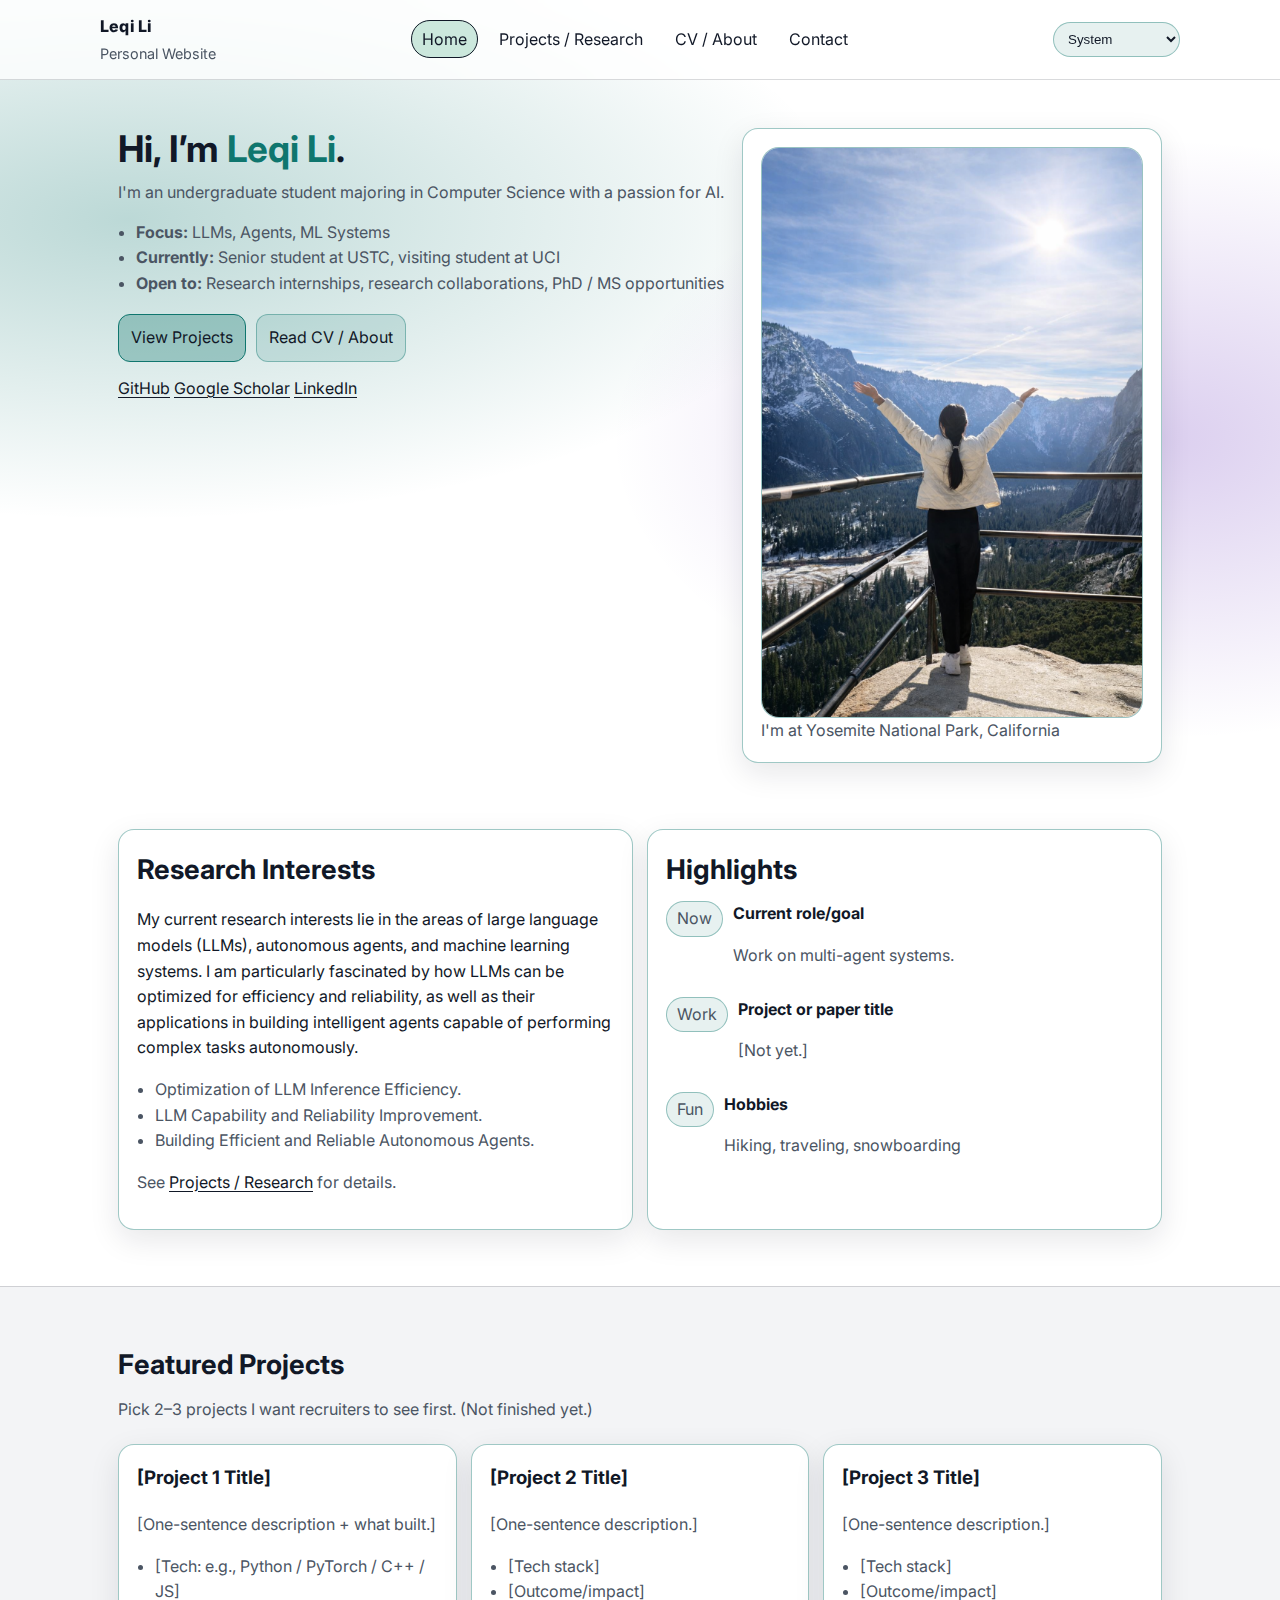
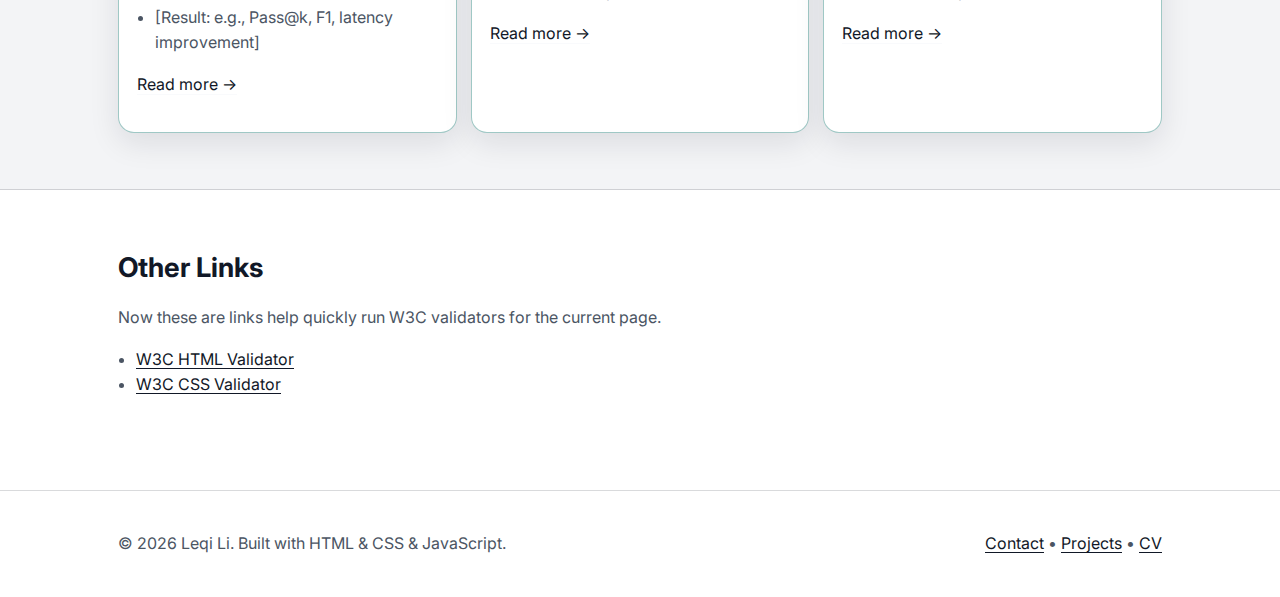
<file: index.html>
<!doctype html>
<html lang="en">
<!--
WRITTEN BY: Leqi Li
EMAIL: leqil10@uci.edu
-->

<head>
  <meta charset="utf-8">
  <meta name="author" content="Leqi Li">
  <meta name="description" content="Personal portfolio of Leqi Li">
  <meta name="viewport" content="width=device-width, initial-scale=1">

  <!-- Google Font (allowed; remember to cite in readme resources) -->
  <link rel="preconnect" href="https://fonts.googleapis.com">
  <link rel="preconnect" href="https://fonts.gstatic.com" crossorigin>
  <link
    href="https://fonts.googleapis.com/css2?family=Inter:wght@400;600;700&display=swap"
    rel="stylesheet">

  <!-- External stylesheet -->
  <link rel="stylesheet" href="styles.css">

  <title>Leqi Li | Home</title>
</head>

<body>
  <a class="skip-link" href="#main">Skip to main content</a>

  <header class="site-header">
    <div class="container header-inner">
      <div class="brand">
        <a class="brand-link" href="index.html" aria-label="Go to homepage">
          <span class="brand-name">Leqi Li</span>
          <span class="brand-subtitle">Personal Website</span>
        </a>
      </div>

      <nav class="site-nav" aria-label="Primary">
        <ul class="nav-list">
          <li><a class="nav-link active" href="index.html" aria-current="page">Home</a></li>
          <li><a class="nav-link" href="projects.html">Projects / Research</a></li>
          <li><a class="nav-link" href="cv.html">CV / About</a></li>
          <li><a class="nav-link" href="contact.html">Contact</a></li>
        </ul>
      </nav>

      <div class="theme-switch">
        <label class="sr-only" for="themeSelect">Theme</label>
        <select id="themeSelect">
            <option value="system">System</option>
            <option value="classic">Classic (Light)</option>
            <option value="plum">Plum (Dark)</option>
            <option value="mint">Mint</option>
        </select>
      </div>

    </div>
  </header>

  <main id="main">
    <section class="hero">
      <div class="container hero-grid">
        <div class="hero-text">
          <h1 class="hero-title">Hi, I’m <span class="accent">Leqi Li</span>.</h1>
          <p class="hero-lead">
            <!-- Short intro -->
            I'm an undergraduate student majoring in Computer Science with a passion for AI.
          </p>

          <ul class="quick-facts" aria-label="Quick facts">
            <li><strong>Focus:</strong> LLMs, Agents, ML Systems</li>
            <li><strong>Currently:</strong> Senior student at USTC, visiting student at UCI</li>
            <li><strong>Open to:</strong> Research internships, research collaborations, PhD / MS opportunities</li>
          </ul>

          <div class="hero-actions">
            <a class="btn primary" href="projects.html">View Projects</a>
            <a class="btn" href="cv.html">Read CV / About</a>
          </div>

          <nav class="link-row" aria-label="External links">
            <!-- Replace with actual links, Google Scholar and LinkedIn not finished yet-->
            <a class="pill" href="https://github.com/LLQllq7" target="_blank" rel="noopener">GitHub</a>
            <a class="pill" href="#" target="_blank" rel="noopener">Google Scholar</a>
            <a class="pill" href="#" target="_blank" rel="noopener">LinkedIn</a>
          </nav>
        </div>

        <figure class="hero-card">
          <!-- Requirement: at least one image with descriptive alt -->
          <img class="avatar"
               src="assets/LLQ.jpg"
               alt="Back view of Leqi Li standing in Yosemite National Park, with mountains below and sky above"
               width="520"
               height="520">
          <figcaption class="muted">
            I'm at Yosemite National Park, California
          </figcaption>
        </figure>
      </div>
    </section>

    <section class="section">
      <div class="container two-col">
        <article class="card">
          <h2>Research Interests</h2>
          <p>
            My current research interests lie in the areas of large language models (LLMs), autonomous agents, and machine learning systems. I am particularly fascinated by how LLMs can be optimized for efficiency and reliability, as well as their applications in building intelligent agents capable of performing complex tasks autonomously.
          </p>

          <ul class="bullets">
            <li>Optimization of LLM Inference Efficiency.</li>
            <li>LLM Capability and Reliability Improvement.</li>
            <li>Building Efficient and Reliable Autonomous Agents.</li>
          </ul>

          <p class="muted">
            See <a href="projects.html">Projects / Research</a> for details.
          </p>
        </article>

        <aside class="card">
          <h2>Highlights</h2>
          <ul class="highlights">
            <li>
              <span class="tag">Now </span>
              <div>
                <strong>Current role/goal</strong>
                <p class="muted">Work on multi-agent systems.</p>
              </div>
            </li>
            <li>
              <span class="tag">Work</span>
              <div>
                <strong>Project or paper title</strong>
                <p class="muted">[Not yet.]</p>
              </div>
            </li>
            <li>
              <span class="tag">Fun </span>
              <div>
                <strong>Hobbies</strong>
                <p class="muted">Hiking, traveling, snowboarding</p>
              </div>
            </li>
          </ul>
        </aside>
      </div>
    </section>

    <section class="section alt">
      <div class="container">
        <h2>Featured Projects</h2>
        <p class="section-lead">
          Pick 2–3 projects I want recruiters to see first. (Not finished yet.)
        </p>

        <div class="grid cards-3">
          <article class="card">
            <h3>[Project 1 Title]</h3>
            <p class="muted">[One-sentence description + what built.]</p>
            <ul class="bullets">
              <li>[Tech: e.g., Python / PyTorch / C++ / JS]</li>
              <li>[Result: e.g., Pass@k, F1, latency improvement]</li>
            </ul>
            <p><a class="inline-link" href="projects.html#project-1">Read more →</a></p>
          </article>

          <article class="card">
            <h3>[Project 2 Title]</h3>
            <p class="muted">[One-sentence description.]</p>
            <ul class="bullets">
              <li>[Tech stack]</li>
              <li>[Outcome/impact]</li>
            </ul>
            <p><a class="inline-link" href="projects.html#project-2">Read more →</a></p>
          </article>

          <article class="card">
            <h3>[Project 3 Title]</h3>
            <p class="muted">[One-sentence description.]</p>
            <ul class="bullets">
              <li>[Tech stack]</li>
              <li>[Outcome/impact]</li>
            </ul>
            <p><a class="inline-link" href="projects.html#project-3">Read more →</a></p>
          </article>
        </div>
      </div>
    </section>

    <section class="section">
      <div class="container">
        <h2>Other Links</h2>
        <p class="muted">
          Now these are links help quickly run W3C validators for the current page.
        </p>
        <ul class="bullets">
          <li>
            <a href="http://validator.w3.org/check?uri=referer">W3C HTML Validator</a>
          </li>
          <li>
            <!-- Note: CSS validator referer works when served; on local file, paste URL if hosted -->
            <a href="https://jigsaw.w3.org/css-validator/check/referer">W3C CSS Validator</a>
          </li>
        </ul>
      </div>
    </section>
  </main>

  <footer class="site-footer">
    <div class="container footer-inner">
      <p class="muted">© <span id="year">2026</span> Leqi Li. Built with HTML & CSS & JavaScript.</p>
      <p class="muted">
        <a href="contact.html">Contact</a> •
        <a href="projects.html">Projects</a> •
        <a href="cv.html">CV</a>
      </p>
    </div>
  </footer>

  <script src="theme.js"></script>
</body>
</html>
</file>
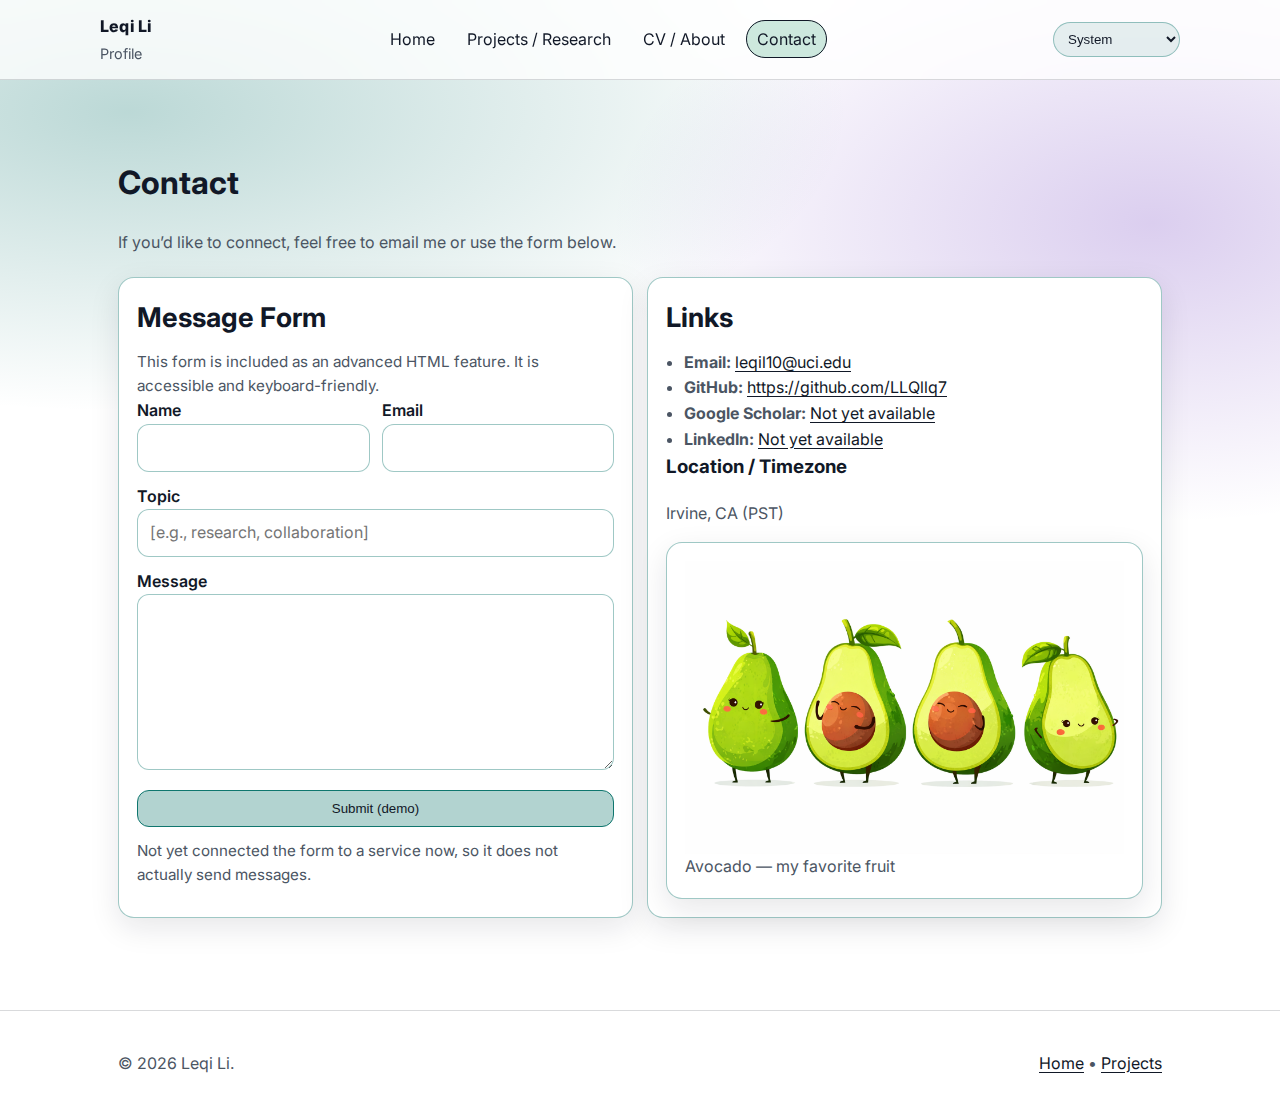
<file: contact.html>
<!doctype html>
<html lang="en">
<!--
WRITTEN BY: Leqi Li
EMAIL: leqil10@uci.edu
-->

<head>
  <meta charset="utf-8">
  <meta name="author" content="Leqi Li">
  <meta name="description" content="Contact Leqi Li">
  <meta name="viewport" content="width=device-width, initial-scale=1">

  <link rel="preconnect" href="https://fonts.googleapis.com">
  <link rel="preconnect" href="https://fonts.gstatic.com" crossorigin>
  <link
    href="https://fonts.googleapis.com/css2?family=Inter:wght@400;600;700&display=swap"
    rel="stylesheet">

  <link rel="stylesheet" href="styles.css">
  <title>Leqi Li | Contact</title>
</head>

<body>
  <a class="skip-link" href="#main">Skip to main content</a>

  <header class="site-header">
    <div class="container header-inner">
      <div class="brand">
        <a class="brand-link" href="index.html" aria-label="Go to homepage">
          <span class="brand-name">Leqi Li</span>
          <span class="brand-subtitle">Profile</span>
        </a>
      </div>

      <nav class="site-nav" aria-label="Primary">
        <ul class="nav-list">
          <li><a class="nav-link" href="index.html">Home</a></li>
          <li><a class="nav-link" href="projects.html">Projects / Research</a></li>
          <li><a class="nav-link" href="cv.html">CV / About</a></li>
          <li><a class="nav-link active" href="contact.html" aria-current="page">Contact</a></li>
        </ul>
      </nav>

      <div class="theme-switch" aria-label="Theme switcher">
        <label class="sr-only" for="themeSelect">Theme</label>
        <select id="themeSelect">
            <option value="system">System</option>
            <option value="classic">Classic (Light)</option>
            <option value="plum">Plum (Dark)</option>
            <option value="mint">Mint</option>
        </select>
      </div>
      
    </div>
  </header>

  <main id="main" class="section">
    <div class="container">
      <h1>Contact</h1>
      <p class="section-lead">
        <!-- TODO -->
        If you’d like to connect, feel free to email me or use the form below.
      </p>

      <div class="two-col">
        <section class="card" aria-labelledby="contact-form">
          <h2 id="contact-form">Message Form</h2>
          <p class="helper">
            This form is included as an advanced HTML feature. It is accessible and keyboard-friendly.
          </p>

          <!-- For A1, no backend required. This just demonstrates semantic forms. -->
          <form action="#" method="post">
            <div class="form-row">
              <div>
                <label for="name">Name</label>
                <input id="name" name="name" type="text" autocomplete="name" required>
              </div>
              <div>
                <label for="email">Email</label>
                <input id="email" name="email" type="email" autocomplete="email" required>
              </div>
            </div>

            <div>
              <label for="topic">Topic</label>
              <input id="topic" name="topic" type="text" placeholder="[e.g., research, collaboration]" required>
            </div>

            <div>
              <label for="message">Message</label>
              <textarea id="message" name="message" rows="6" required></textarea>
            </div>

            <button class="btn primary" type="submit">Submit (demo)</button>
            <p class="helper"> Not yet connected the form to a service now, so it does not actually send messages.</p>
          </form>
        </section>

        <aside class="card" aria-labelledby="contact-links">
          <h2 id="contact-links">Links</h2>
          <ul class="bullets">
            <li><strong>Email:</strong> <a href="mailto:leqil10@uci.edu">leqil10@uci.edu</a></li>
            <li><strong>GitHub:</strong> <a href="https://github.com/LLQllq7" target="_blank" rel="noopener">https://github.com/LLQllq7</a></li>
            <li><strong>Google Scholar:</strong> <a href="#" target="_blank" rel="noopener">Not yet available</a></li>
            <li><strong>LinkedIn:</strong> <a href="#" target="_blank" rel="noopener">Not yet available</a></li>
          </ul>

          <h3>Location / Timezone</h3>
          <p class="muted">Irvine, CA (PST)</p>

          <figure class="hero-card">
            <!-- Optional second image to strengthen “basic content” if you want -->
            <img src="assets/Avocado.png"
                 alt="Four cute cartoon avocados standing in a row on a white background, including whole and halved avocados with smiling faces and small legs"
                 width="900"
                 height="600">
            <figcaption class="muted">Avocado — my favorite fruit</figcaption>
          </figure>
        </aside>
      </div>

    </div>
  </main>

  <footer class="site-footer">
    <div class="container footer-inner">
      <p class="muted">© 2026 Leqi Li.</p>
      <p class="muted"><a href="index.html">Home</a> • <a href="projects.html">Projects</a></p>
    </div>
  </footer>

  <script src="theme.js"></script>
</body>

</html>
</file>
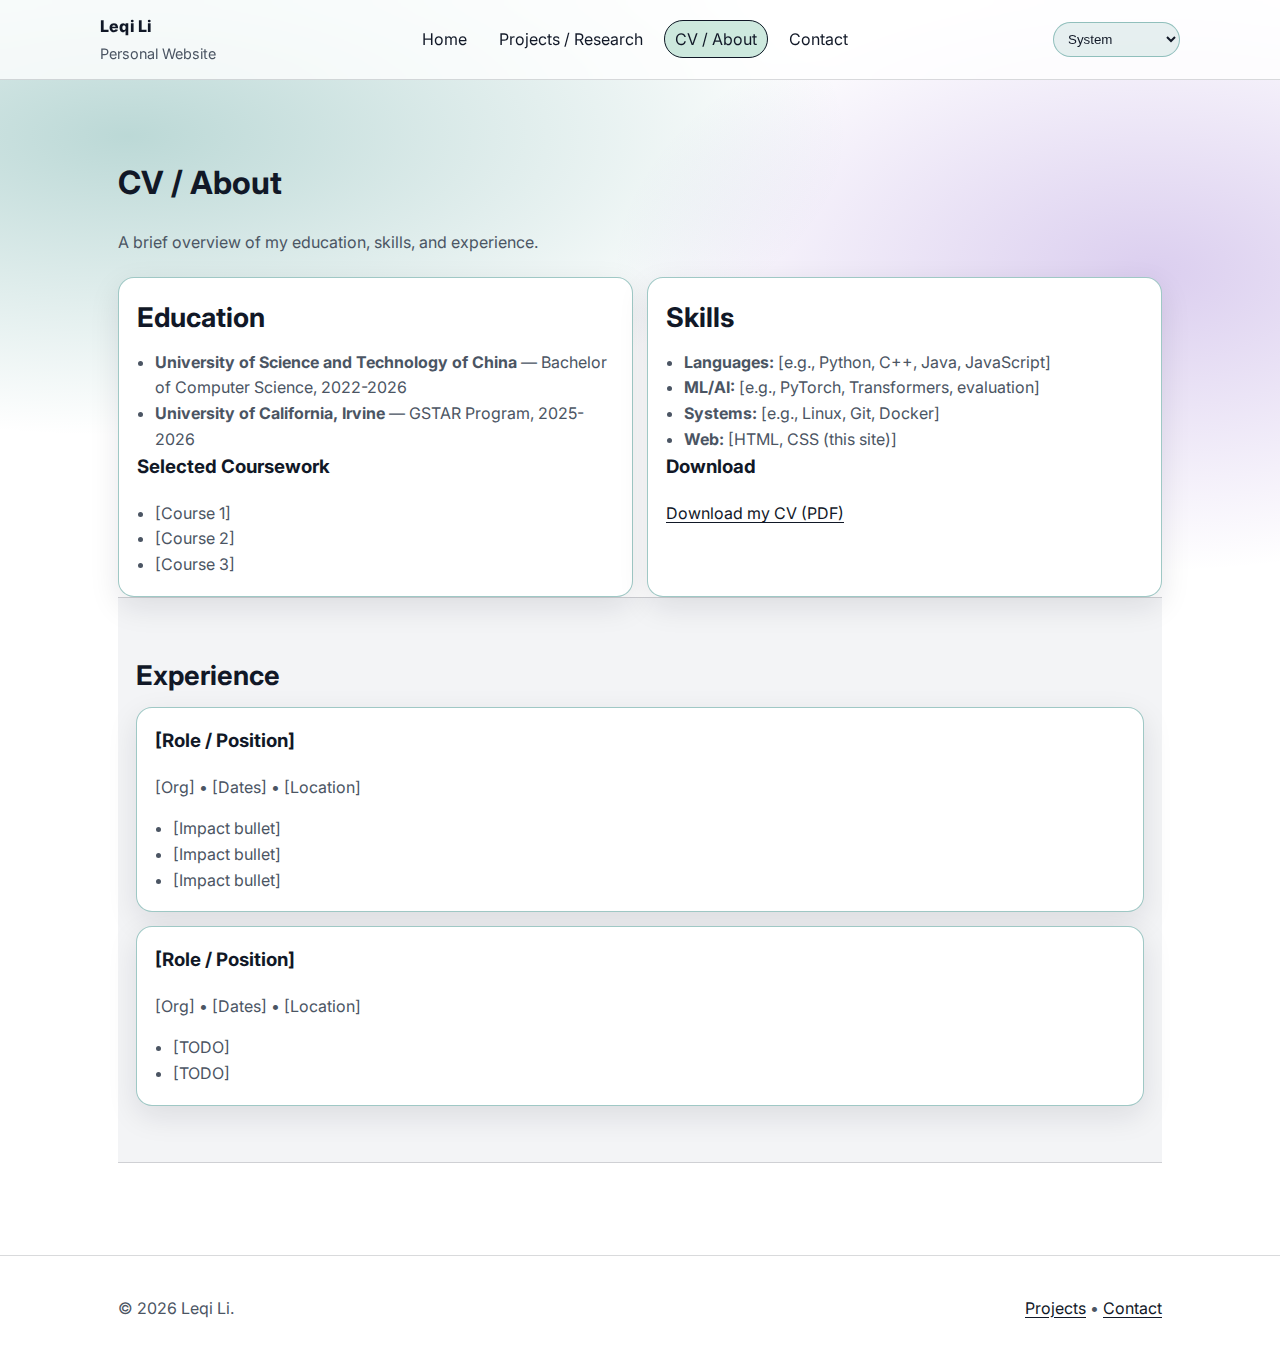
<file: cv.html>
<!doctype html>
<html lang="en">
<!--
WRITTEN BY: Leqi Li
EMAIL: leqil10@uci.edu
-->

<head>
  <meta charset="utf-8">
  <meta name="author" content="Leqi Li">
  <meta name="description" content="CV and background of Leqi Li">
  <meta name="viewport" content="width=device-width, initial-scale=1">

  <link rel="preconnect" href="https://fonts.googleapis.com">
  <link rel="preconnect" href="https://fonts.gstatic.com" crossorigin>
  <link
    href="https://fonts.googleapis.com/css2?family=Inter:wght@400;600;700&display=swap"
    rel="stylesheet">

  <link rel="stylesheet" href="styles.css">
  <title>Leqi Li | CV / About</title>
</head>

<body>
  <a class="skip-link" href="#main">Skip to main content</a>

  <header class="site-header">
    <div class="container header-inner">
      <div class="brand">
        <a class="brand-link" href="index.html" aria-label="Go to homepage">
          <span class="brand-name">Leqi Li</span>
          <span class="brand-subtitle">Personal Website</span>
        </a>
      </div>

      <nav class="site-nav" aria-label="Primary">
        <ul class="nav-list">
          <li><a class="nav-link" href="index.html">Home</a></li>
          <li><a class="nav-link" href="projects.html">Projects / Research</a></li>
          <li><a class="nav-link active" href="cv.html" aria-current="page">CV / About</a></li>
          <li><a class="nav-link" href="contact.html">Contact</a></li>
        </ul>
      </nav>

      <div class="theme-switch">
        <label class="sr-only" for="themeSelect">Theme</label>
        <select id="themeSelect">
            <option value="system">System</option>
            <option value="classic">Classic (Light)</option>
            <option value="plum">Plum (Dark)</option>
            <option value="mint">Mint</option>
        </select>
      </div>

    </div>
  </header>

  <main id="main" class="section">
    <div class="container">
      <h1>CV / About</h1>
      <p class="section-lead">
        A brief overview of my education, skills, and experience.
      </p>

      <div class="two-col">
        <section class="card" aria-labelledby="education">
          <h2 id="education">Education</h2>
          <ul class="bullets">
            <li><strong>University of Science and Technology of China</strong> — Bachelor of Computer Science, 2022-2026</li>
            <li><strong>University of California, Irvine</strong> — GSTAR Program, 2025-2026</li>
          </ul>

          <h3>Selected Coursework</h3>
          <ul class="bullets">
            <li>[Course 1]</li>
            <li>[Course 2]</li>
            <li>[Course 3]</li>
          </ul>
        </section>

        <section class="card" aria-labelledby="skills">
          <h2 id="skills">Skills</h2>
          <ul class="bullets">
            <li><strong>Languages:</strong> [e.g., Python, C++, Java, JavaScript]</li>
            <li><strong>ML/AI:</strong> [e.g., PyTorch, Transformers, evaluation]</li>
            <li><strong>Systems:</strong> [e.g., Linux, Git, Docker]</li>
            <li><strong>Web:</strong> [HTML, CSS (this site)]</li>
          </ul>

          <h3>Download</h3>
          <p class="muted">
            <a href="assets/CV-Leqi_Li.pdf" target="_blank" rel="noopener">Download my CV (PDF)</a>
          </p>
        </section>
      </div>

      <section class="section alt">
        <div class="container">
          <h2>Experience</h2>
          <div class="grid">
            <article class="card">
              <h3>[Role / Position]</h3>
              <p class="muted">[Org] • [Dates] • [Location]</p>
              <ul class="bullets">
                <li>[Impact bullet]</li>
                <li>[Impact bullet]</li>
                <li>[Impact bullet]</li>
              </ul>
            </article>

            <article class="card">
              <h3>[Role / Position]</h3>
              <p class="muted">[Org] • [Dates] • [Location]</p>
              <ul class="bullets">
                <li>[TODO]</li>
                <li>[TODO]</li>
              </ul>
            </article>
          </div>
        </div>
      </section>

    </div>
  </main>

  <footer class="site-footer">
    <div class="container footer-inner">
      <p class="muted">© 2026 Leqi Li.</p>
      <p class="muted"><a href="projects.html">Projects</a> • <a href="contact.html">Contact</a></p>
    </div>
  </footer>

  <script src="theme.js"></script>
</body>

</html>
</file>
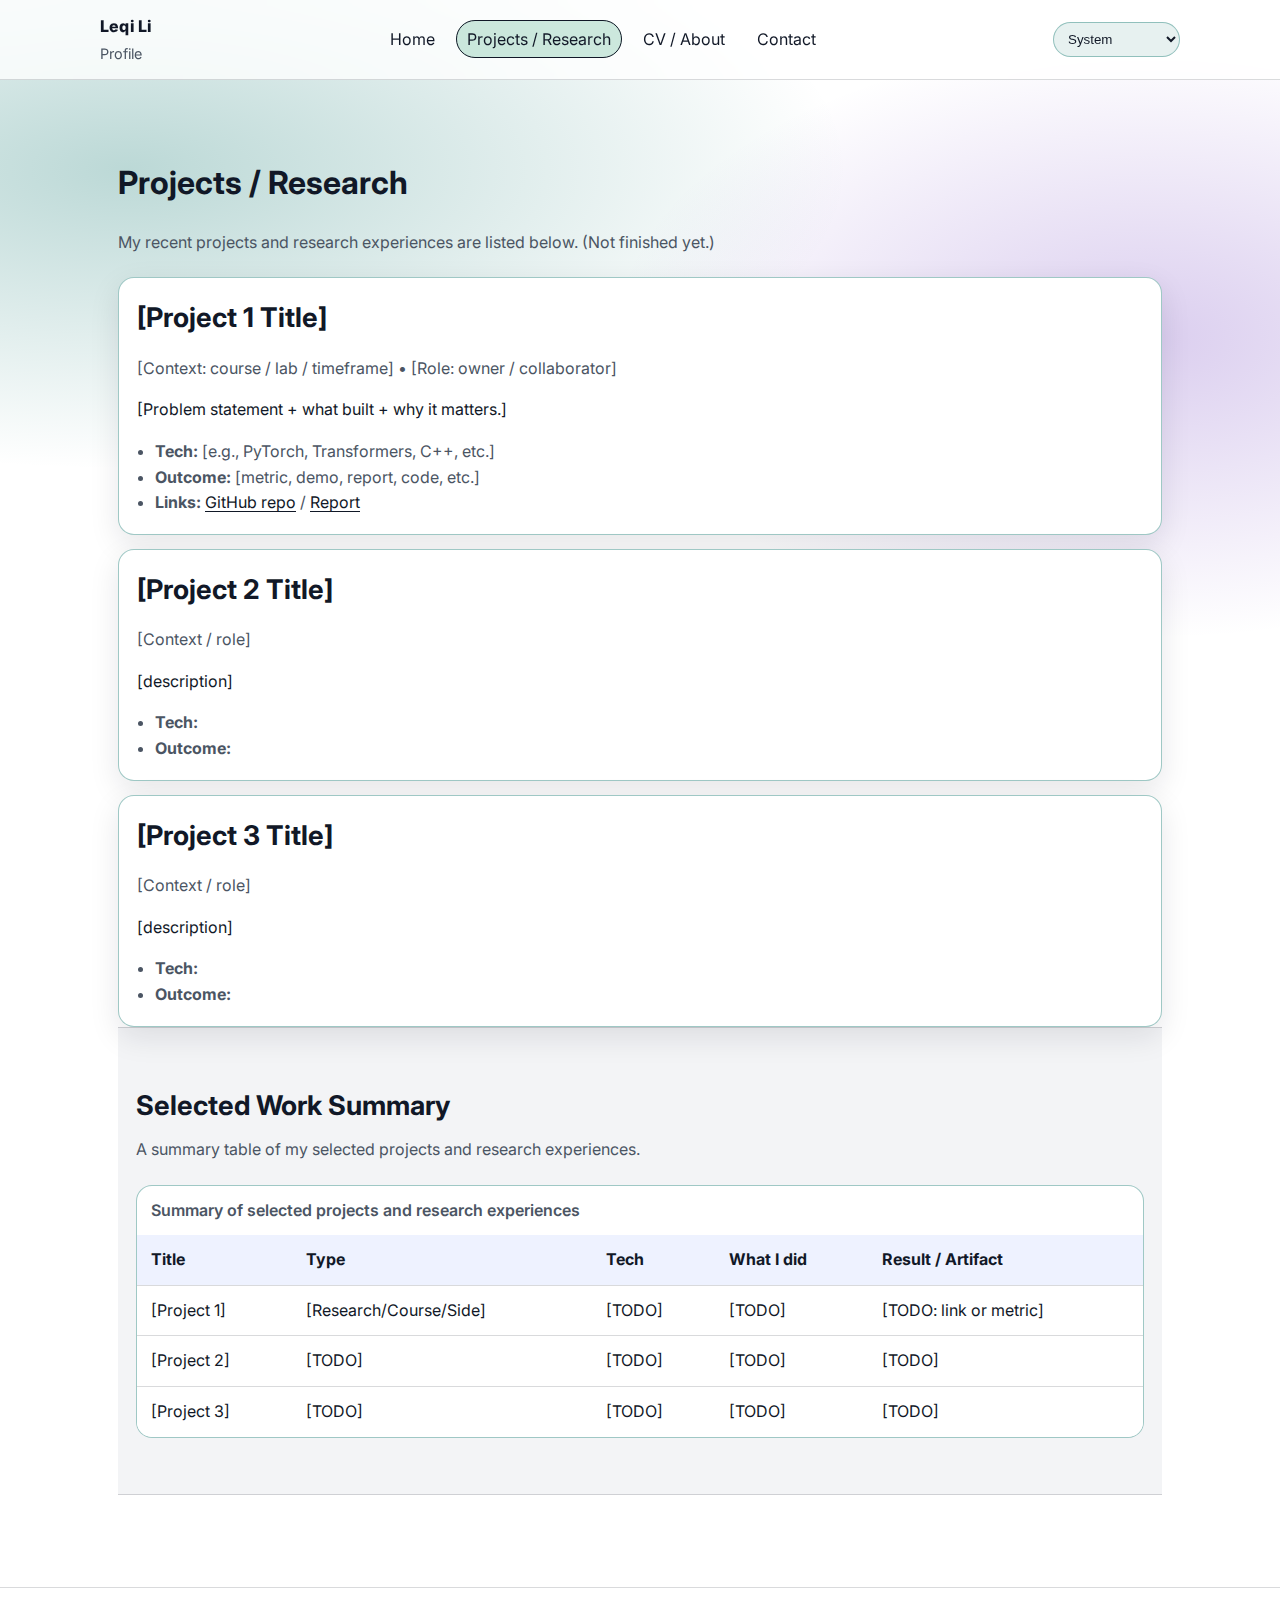
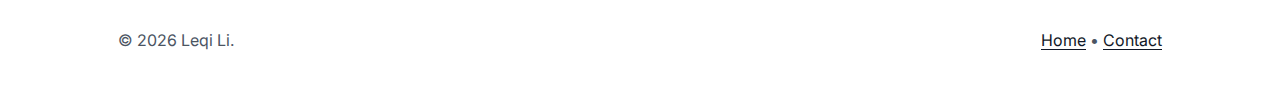
<file: projects.html>
<!doctype html>
<html lang="en">
<!--
WRITTEN BY: Leqi Li
EMAIL: leqil10@uci.edu
-->

<head>
  <meta charset="utf-8">
  <meta name="author" content="Leqi Li">
  <meta name="description" content="Projects and research by Leqi Li">
  <meta name="viewport" content="width=device-width, initial-scale=1">

  <link rel="preconnect" href="https://fonts.googleapis.com">
  <link rel="preconnect" href="https://fonts.gstatic.com" crossorigin>
  <link
    href="https://fonts.googleapis.com/css2?family=Inter:wght@400;600;700&display=swap"
    rel="stylesheet">

  <link rel="stylesheet" href="styles.css">
  <title>Leqi Li | Projects / Research</title>
</head>

<body>
  <a class="skip-link" href="#main">Skip to main content</a>

  <header class="site-header">
    <div class="container header-inner">
      <div class="brand">
        <a class="brand-link" href="index.html" aria-label="Go to homepage">
          <span class="brand-name">Leqi Li</span>
          <span class="brand-subtitle">Profile</span>
        </a>
      </div>

      <nav class="site-nav" aria-label="Primary">
        <ul class="nav-list">
          <li><a class="nav-link" href="index.html">Home</a></li>
          <li><a class="nav-link active" href="projects.html" aria-current="page">Projects / Research</a></li>
          <li><a class="nav-link" href="cv.html">CV / About</a></li>
          <li><a class="nav-link" href="contact.html">Contact</a></li>
        </ul>
      </nav>
      
      <div class="theme-switch" aria-label="Theme switcher">
        <label class="sr-only" for="themeSelect">Theme</label>
        <select id="themeSelect">
            <option value="system">System</option>
            <option value="classic">Classic (Light)</option>
            <option value="plum">Plum (Dark)</option>
            <option value="mint">Mint</option>
        </select>
      </div>

    </div>
  </header>

  <main id="main" class="section">
    <div class="container">
      <h1>Projects / Research</h1>
      <p class="section-lead">
        My recent projects and research experiences are listed below. (Not finished yet.)
      </p>

      <div class="grid">
        <article class="card" id="project-1">
          <h2>[Project 1 Title]</h2>
          <p class="muted">[Context: course / lab / timeframe] • [Role: owner / collaborator]</p>
          <p>
            <!-- TODO -->
            [Problem statement + what built + why it matters.]
          </p>
          <ul class="bullets">
            <li><strong>Tech:</strong> [e.g., PyTorch, Transformers, C++, etc.]</li>
            <li><strong>Outcome:</strong> [metric, demo, report, code, etc.]</li>
            <li><strong>Links:</strong> <a href="#" target="_blank" rel="noopener">GitHub repo</a> / <a href="#" target="_blank" rel="noopener">Report</a></li>
          </ul>
        </article>

        <article class="card" id="project-2">
          <h2>[Project 2 Title]</h2>
          <p class="muted">[Context / role]</p>
          <p>[description]</p>
          <ul class="bullets">
            <li><strong>Tech:</strong> </li>
            <li><strong>Outcome:</strong> </li>
          </ul>
        </article>

        <article class="card" id="project-3">
          <h2>[Project 3 Title]</h2>
          <p class="muted">[Context / role]</p>
          <p>[description]</p>
          <ul class="bullets">
            <li><strong>Tech:</strong> </li>
            <li><strong>Outcome:</strong> </li>
          </ul>
        </article>
      </div>

      <section class="section alt">
        <div class="container">
          <h2>Selected Work Summary</h2>
          <p class="section-lead">
            A summary table of my selected projects and research experiences.
          </p>

          <div class="table-wrap">
            <table>
              <caption>Summary of selected projects and research experiences</caption>
              <thead>
                <tr>
                  <th scope="col">Title</th>
                  <th scope="col">Type</th>
                  <th scope="col">Tech</th>
                  <th scope="col">What I did</th>
                  <th scope="col">Result / Artifact</th>
                </tr>
              </thead>
              <tbody>
                <tr>
                  <td>[Project 1]</td>
                  <td>[Research/Course/Side]</td>
                  <td>[TODO]</td>
                  <td>[TODO]</td>
                  <td>[TODO: link or metric]</td>
                </tr>
                <tr>
                  <td>[Project 2]</td>
                  <td>[TODO]</td>
                  <td>[TODO]</td>
                  <td>[TODO]</td>
                  <td>[TODO]</td>
                </tr>
                <tr>
                  <td>[Project 3]</td>
                  <td>[TODO]</td>
                  <td>[TODO]</td>
                  <td>[TODO]</td>
                  <td>[TODO]</td>
                </tr>
              </tbody>
            </table>
          </div>
        </div>
      </section>

    </div>
  </main>

  <footer class="site-footer">
    <div class="container footer-inner">
      <p class="muted">© 2026 Leqi Li.</p>
      <p class="muted"><a href="index.html">Home</a> • <a href="contact.html">Contact</a></p>
    </div>
  </footer>

  <script src="theme.js"></script>
</body>

</html>
</file>
<file: styles.css>
/* ===== Theme system: System (default) + Manual override ===== */
/* Theme names:
   - classic: white background + black text
   - plum: deep purple background + light mint text
   - mint: pale green background + purple text
*/

:root {
  /* ---- System default = classic (light) ---- */
  --bg: #ffffff;
  --surface: #ffffff;
  --surface-2: #f6f7fb;
  --text: #111827;        /* near-black */
  --muted: #4b5563;       /* gray */
  --line: rgba(17, 24, 39, 0.16);

  /* accents + UI */
  --accent: #5b21b6;      /* purple */
  --accent-2: #0f766e;    /* teal-green */
  --ui: #0f766e;          /* main UI color (borders/buttons) */
  --ui-soft: rgba(15, 118, 110, 0.14);
  --ui-border: rgba(15, 118, 110, 0.40);

  /* component backgrounds (NO hardcoded dark RGBA anymore) */
  --header-bg: rgba(255, 255, 255, 0.78);
  --alt-bg: #f3f4f6;
  --card-bg: #ffffff;
  --table-bg: #ffffff;
  --thead-bg: #eef2ff;
  --input-bg: #ffffff;
  --footer-bg: #ffffff;

  --shadow: 0 10px 30px rgba(17, 24, 39, 0.10);
  --radius: 16px;
  --max: 1080px;

  /* focus ring */
  --focus: rgba(15, 118, 110, 0.35);

  color-scheme: light;
}

/* ---- System dark = plum ---- */
@media (prefers-color-scheme: dark) {
  :root {
    --bg: #120626;               /* deep plum */
    --surface: #1a0b35;
    --surface-2: #150a2c;

    /* make green text a bit lighter/softer than your current one */
    --text: #c9ffe0;             /* lighter mint text */
    --muted: #a6f7cc;

    --line: rgba(201, 255, 224, 0.18);

    --accent: #c9ffe0;           /* green accent */
    --accent-2: #d3b7ff;         /* lavender accent */

    --ui: #8cf2c1;               /* UI green */
    --ui-soft: rgba(140, 242, 193, 0.14);
    --ui-border: rgba(140, 242, 193, 0.40);

    --header-bg: rgba(18, 6, 38, 0.70);
    --alt-bg: rgba(26, 11, 53, 0.55);
    --card-bg: rgba(26, 11, 53, 0.70);
    --table-bg: rgba(21, 10, 44, 0.55);
    --thead-bg: rgba(26, 11, 53, 0.90);
    --input-bg: rgba(21, 10, 44, 0.70);
    --footer-bg: rgba(18, 6, 38, 0.72);

    --shadow: 0 10px 30px rgba(0, 0, 0, 0.35);
    --focus: rgba(201, 255, 224, 0.30);

    color-scheme: dark;
  }
}

/* ---- Manual override (works on top of system) ---- */
/* If user selects a theme, we set <html data-theme="..."> */

html[data-theme="classic"] {
  --bg: #ffffff;
  --surface: #ffffff;
  --surface-2: #f6f7fb;
  --text: #111827;
  --muted: #4b5563;
  --line: rgba(17, 24, 39, 0.16);

  --accent: #5b21b6;
  --accent-2: #0f766e;

  --ui: #0f766e;
  --ui-soft: rgba(15, 118, 110, 0.14);
  --ui-border: rgba(15, 118, 110, 0.40);

  --header-bg: rgba(255, 255, 255, 0.78);
  --alt-bg: #f3f4f6;
  --card-bg: #ffffff;
  --table-bg: #ffffff;
  --thead-bg: #eef2ff;
  --input-bg: #ffffff;
  --footer-bg: #ffffff;

  --shadow: 0 10px 30px rgba(17, 24, 39, 0.10);
  --focus: rgba(15, 118, 110, 0.35);

  color-scheme: light;
}

html[data-theme="plum"] {
  --bg: #120626;
  --surface: #1a0b35;
  --surface-2: #150a2c;

  --text: #c9ffe0;
  --muted: #a6f7cc;
  --line: rgba(201, 255, 224, 0.18);

  --accent: #c9ffe0;
  --accent-2: #d3b7ff;

  --ui: #8cf2c1;
  --ui-soft: rgba(140, 242, 193, 0.14);
  --ui-border: rgba(140, 242, 193, 0.40);

  --header-bg: rgba(18, 6, 38, 0.70);
  --alt-bg: rgba(26, 11, 53, 0.55);
  --card-bg: rgba(26, 11, 53, 0.70);
  --table-bg: rgba(21, 10, 44, 0.55);
  --thead-bg: rgba(26, 11, 53, 0.90);
  --input-bg: rgba(21, 10, 44, 0.70);
  --footer-bg: rgba(18, 6, 38, 0.72);

  --shadow: 0 10px 30px rgba(0, 0, 0, 0.35);
  --focus: rgba(201, 255, 224, 0.30);

  color-scheme: dark;
}

/* Mint = your current pale green + purple */
html[data-theme="mint"] {
  --bg: #e8f6ee;
  --surface: #f3fbf7;
  --surface-2: #eaf7f0;

  --text: #5b2b82;
  --muted: #7b4aa6;

  /* IMPORTANT: borders/tables/forms no longer gray */
  --line: rgba(58, 168, 122, 0.35);

  --accent: #7a2fd1;     /* purple */
  --accent-2: #3aa87a;   /* green */

  --ui: #3aa87a;         /* medium green UI (buttons/borders) */
  --ui-soft: rgba(58, 168, 122, 0.18);
  --ui-border: rgba(58, 168, 122, 0.48);

  --header-bg: rgba(232, 246, 238, 0.82);
  --alt-bg: rgba(58, 168, 122, 0.10);
  --card-bg: rgba(243, 251, 247, 0.92);
  --table-bg: rgba(243, 251, 247, 0.92);
  --thead-bg: rgba(58, 168, 122, 0.16);
  --input-bg: rgba(243, 251, 247, 0.95);
  --footer-bg: rgba(232, 246, 238, 0.85);

  --shadow: 0 10px 30px rgba(52, 18, 78, 0.10);
  --focus: rgba(58, 168, 122, 0.35);

  color-scheme: light;
}


*,
*::before,
*::after {
  box-sizing: border-box;
}


body {
  margin: 0;
  font-family: "Inter", system-ui, -apple-system, Segoe UI, Roboto, Arial, sans-serif;
  line-height: 1.6;
  background:
    radial-gradient(1200px 500px at 10% 10%, color-mix(in srgb, var(--accent-2) 28%, transparent), transparent 60%),
    radial-gradient(900px 500px at 90% 20%, color-mix(in srgb, var(--accent) 22%, transparent), transparent 60%),
    var(--bg);
  color: var(--text);
}


img {
  max-width: 100%;
  height: auto;
  display: block;
}

a {
  color: var(--text);
  text-decoration: underline;
  text-underline-offset: 3px;
}

a:hover {
  color: var(--accent-2);
}

.container {
  max-width: var(--max);
  margin: 0 auto;
  padding: 0 18px;
}

.muted {
  color: var(--muted);
}

.accent {
  color: var(--accent-2);
}

/* Accessibility */
.skip-link {
  position: absolute;
  left: -999px;
  top: auto;
  width: 1px;
  height: 1px;
  overflow: hidden;
}

.skip-link:focus {
  left: 12px;
  top: 12px;
  width: auto;
  height: auto;
  padding: 10px 12px;
  background: var(--surface);
  border: 1px solid var(--line);
  border-radius: 10px;
  z-index: 1000;
}

/* Header / Nav */
.site-header {
  position: sticky;
  top: 0;
  backdrop-filter: blur(10px);
  background: var(--header-bg);
  border-bottom: 1px solid var(--line);
  z-index: 999;
}

.header-inner {
  display: flex;
  gap: 16px;
  align-items: center;
  justify-content: space-between;
  padding: 14px 0;
}

.brand-link {
  text-decoration: none;
  display: inline-flex;
  flex-direction: column;
  gap: 2px;
}

.brand-name {
  font-weight: 800;
  letter-spacing: 0.2px;
}

.brand-subtitle {
  font-size: 0.9rem;
  color: var(--muted);
}

.nav-list {
  list-style: none;
  padding: 0;
  margin: 0;
  display: flex;
  gap: 10px;
  flex-wrap: wrap;
  justify-content: flex-end;
}

.nav-link {
  text-decoration: none;
  padding: 8px 10px;
  border-radius: 999px;
  border: 1px solid transparent;
}

.nav-link:hover {
  border-color: var(--line);
  background: rgba(17, 26, 51, 0.5);
}

.nav-link.active {
  border-color: var(--green-ui);
  background: rgba(58, 168, 122, 0.25);
}

/* Sections */
.section {
  padding: 56px 0;
}

.section.alt {
  background: var(--alt-bg);
  border-top: 1px solid var(--line);
  border-bottom: 1px solid var(--line);
}

.section h2 {
  margin: 0 0 10px;
  font-size: 1.7rem;
}

.section-lead {
  margin: 0 0 22px;
  max-width: 70ch;
  color: var(--muted);
}

/* Hero */
.hero {
  padding: 48px 0 10px;
}

.hero-grid {
  display: grid;
  grid-template-columns: 1.3fr 0.9fr;
  gap: 18px;
  align-items: start;
}

.hero-title {
  margin: 0 0 10px;
  font-size: 2.3rem;
  line-height: 1.15;
}

.hero-lead {
  margin: 0 0 14px;
  color: var(--muted);
  max-width: 70ch;
}

.hero-card {
  margin: 0;
  padding: 18px;
  background: var(--card-bg);
  border: 1px solid var(--ui-border);
  border-radius: var(--radius);
  box-shadow: var(--shadow);
}

.avatar {
  border-radius: 18px;
  border: 1px solid var(--ui-border);
  background: var(--surface-2);
}


.quick-facts {
  margin: 0 0 18px;
  padding-left: 18px;
  color: var(--muted);
}

.hero-actions {
  display: flex;
  gap: 10px;
  flex-wrap: wrap;
  margin: 10px 0 14px;
}

/* Buttons / Pills */
.btn {
  display: inline-block;
  padding: 10px 12px;
  border-radius: 12px;
  border: 1px solid var(--ui-border);
  background: var(--ui-soft);
  color: var(--text);
  text-decoration: none;
}

.btn:hover {
  background: color-mix(in srgb, var(--ui) 22%, transparent);
}

.btn.primary {
  border-color: var(--ui);
  background: color-mix(in srgb, var(--ui) 32%, transparent);
  color: var(--text);
}

/* Icon links */
.icon-links {
  display: flex;
  gap: 10px;
  flex-wrap: wrap;
  align-items: center;
}

.icon-link {
  width: 40px;
  height: 40px;
  display: inline-flex;
  align-items: center;
  justify-content: center;

  border-radius: 999px;
  border: 1px solid var(--ui-border);
  background: color-mix(in srgb, var(--ui) 12%, transparent);
  color: var(--text); /* icon color via currentColor */

  text-decoration: none;
}

.icon-link:hover {
  background: color-mix(in srgb, var(--ui) 22%, transparent);
  color: var(--accent); /* hover icon tint */
}

.icon-link:focus {
  outline: 3px solid var(--focus);
  outline-offset: 2px;
}

.icon {
  width: 20px;
  height: 20px;
  display: block;
}


/* Cards / Layout */
.two-col {
  display: grid;
  grid-template-columns: 1fr 1fr;
  gap: 14px;
}

.grid {
  display: grid;
  gap: 14px;
}

.cards-3 {
  grid-template-columns: repeat(3, 1fr);
}

.card {
  padding: 18px;
  border: 1px solid var(--ui-border);
  background: var(--card-bg);
  border-radius: var(--radius);
  box-shadow: var(--shadow);
}

.card h3 {
  margin-top: 0;
}

.bullets {
  margin: 10px 0 0;
  padding-left: 18px;
  color: var(--muted);
}

.inline-link {
  text-decoration: none;
  border-bottom: 1px solid rgba(233, 236, 244, 0.25);
}

.inline-link:hover {
  border-bottom-color: rgba(125, 255, 204, 0.7);
}

.highlights {
  list-style: none;
  padding: 0;
  margin: 0;
  display: grid;
  gap: 12px;
}

.highlights li {
  display: grid;
  grid-template-columns: auto 1fr;
  gap: 10px;
  align-items: start;
}

.tag {
  display: inline-block;
  padding: 4px 10px;
  border-radius: 999px;
  border: 1px solid var(--ui-border);
  color: var(--muted);
  background: color-mix(in srgb, var(--ui) 10%, transparent);
}

/* Tables (advanced feature support: readable by screen readers) */
.table-wrap {
  overflow-x: auto;
  border: 1px solid var(--ui-border);
  border-radius: var(--radius);
  background: var(--table-bg);
}

table {
  width: 100%;
  border-collapse: collapse;
  min-width: 700px;
  background: var(--table-bg);
}

caption {
  text-align: left;
  padding: 12px 14px;
  color: var(--muted);
  font-weight: 600;
}

th,
td {
  padding: 12px 14px;
  border-top: 1px solid var(--line);
  vertical-align: top;
}

thead th {
  border-top: none;
  text-align: left;
  background: var(--thead-bg);
}

tbody tr:hover {
  background: color-mix(in srgb, var(--ui) 10%, transparent);
}

/* Forms (advanced feature) */
form {
  display: grid;
  gap: 12px;
}

label {
  font-weight: 600;
}

input,
textarea {
  width: 100%;
  padding: 10px 12px;
  border-radius: 12px;
  border: 1px solid var(--ui-border);
  background: var(--input-bg);
  color: var(--text);
  font: inherit;
}

input:focus,
textarea:focus,
a:focus,
button:focus,
select:focus {
  outline: 3px solid var(--focus);
  outline-offset: 2px;
}

.form-row {
  display: grid;
  grid-template-columns: 1fr 1fr;
  gap: 12px;
}

.helper {
  color: var(--muted);
  font-size: 0.95rem;
  margin: 0;
}

/* Footer */
.site-footer {
  border-top: 1px solid var(--line);
  margin-top: 36px;
  padding: 24px 0;
  background: var(--footer-bg);
}

.footer-inner {
  display: flex;
  justify-content: space-between;
  gap: 14px;
  flex-wrap: wrap;
}

/* Responsive */
@media (max-width: 900px) {
  .hero-grid {
    grid-template-columns: 1fr;
  }

  .two-col {
    grid-template-columns: 1fr;
  }

  .cards-3 {
    grid-template-columns: 1fr;
  }

  table {
    min-width: 640px;
  }
}

@media (max-width: 560px) {
  .hero-title {
    font-size: 1.9rem;
  }

  .form-row {
    grid-template-columns: 1fr;
  }

  .nav-list {
    justify-content: flex-start;
  }
}

.sr-only {
  position: absolute;
  width: 1px;
  height: 1px;
  padding: 0;
  margin: -1px;
  overflow: hidden;

  clip-path: inset(50%);
  white-space: nowrap;
  border: 0;
}

.theme-switch select {
  padding: 8px 10px;
  border-radius: 999px;
  border: 1px solid var(--ui-border);
  background: color-mix(in srgb, var(--ui) 10%, transparent);
  color: var(--text);
}
</file>
